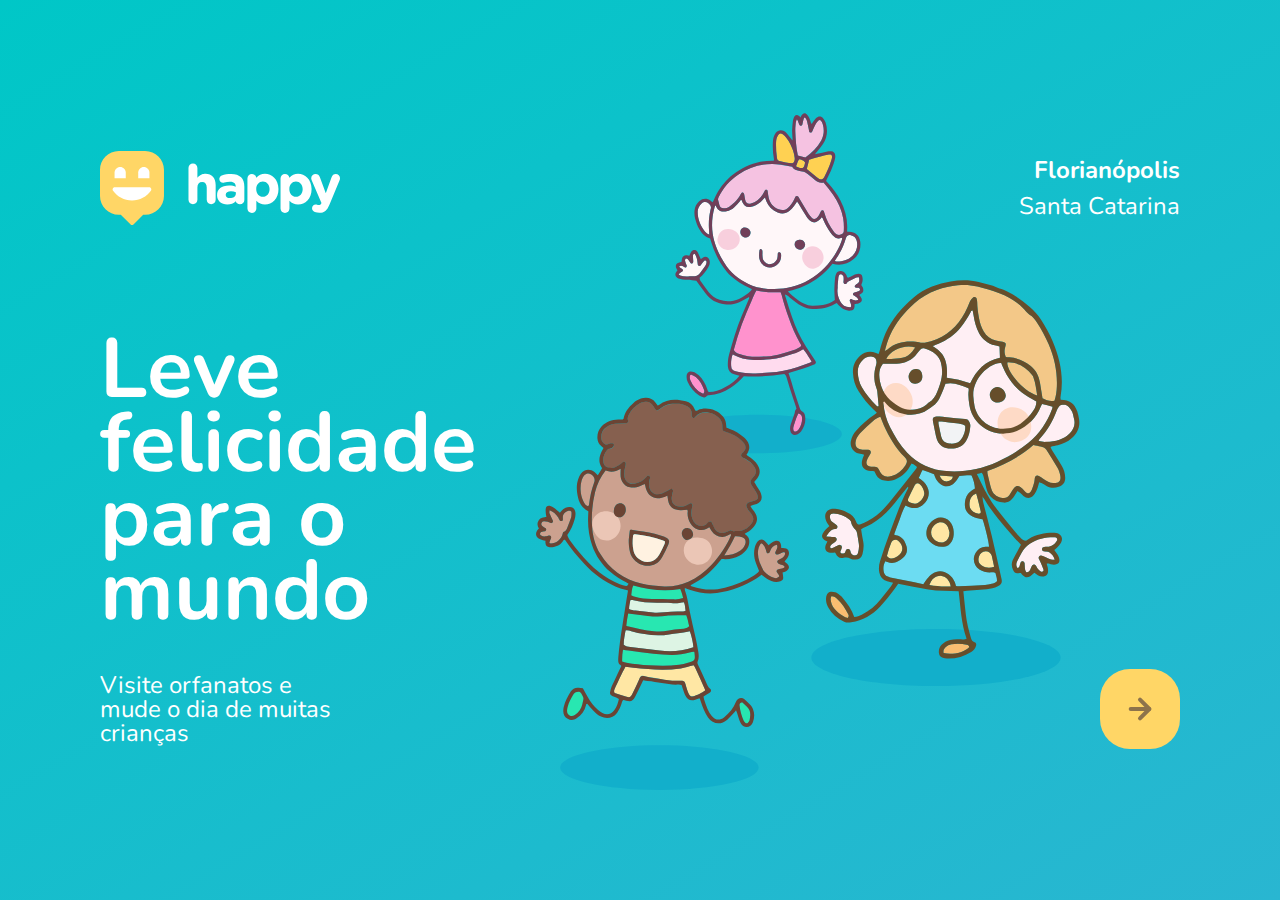
<file: index.html>
<!DOCTYPE html>
<html lang="pt-BR">
  <head>
    <meta charset="UTF-8" />
    <meta name="viewport" content="width=device-width, initial-scale=1.0" />
    <title>Happy</title>

    <link rel="icon" href="public/images/logo-icon.png" />

    <link rel="stylesheet" href="public/css/main.css" />
    <link rel="stylesheet" href="public/css/animations.css" />
    <link rel="stylesheet" href="public/css/page-landing.css" />

    <link
      href="https://fonts.googleapis.com/css2?family=Nunito:wght@400;600;800&display=swap"
      rel="stylesheet"
    />
  </head>
  <body>
    <div id="page-landing">
      <div id="container">
        <header>
          <img
            class="animation-up"
            id="logo"
            src="public/images/logo.svg"
            alt="Logomarca de Happy"
          />

          <div class="location animation-up">
            <strong>Florianópolis</strong>
            <p>Santa Catarina</p>
          </div>
        </header>
        <main>
          <h1 class="animation-up">Leve felicidade para o mundo</h1>
          <section class="visit">
            <p class="animation-up">
              Visite orfanatos e mude o dia de muitas crianças
            </p>
            <a href="orphanages.html" title="Visite orfanatos" class="animation-up">
              <img src="public/images/arrow.svg" alt="Ir para o mapa" />
            </a>
          </section>
        </main>
      </div>
    </div>
  </body>
</html>
</file>
<file: public/css/main.css>
* {
  margin: 0;
  padding: 0;
  box-sizing: border-box;
}

body {
  height: 100vh;
  color: white;
  background: #EBF2F5;
}

:root {
  font-size: 62.5%;
}
body,
input,
button,
textarea {
  /* font-size: 18px;
    line-height: 1;
    font-weight: 400;
    font-family: 'Nunito', sans-serif; */

  font: 400 1.8rem/1 "Nunito", sans-serif;
}

/* animações*/
</file>
<file: public/css/animations.css>
@keyframes up{
    from{
        opacity: 0;
        transform: translateY(16px);
    }
    to{
        opacity: 1;
        transform: translateY(0);
    }
}

@keyframes right{
    from{
        transform: translatex(-100%);
    }
    to{
        transform: translatex(0);
    }
}

@keyframes appear{
    from{
        opacity: 0;
    }
    to{
        opacity: 1;
    }
}


.animation-up{
    animation-name: up;
    animation-duration: 300ms;
    animation-fill-mode: backwards;
}
.animation-right{
    animation-name: right;
    animation-duration: 300ms;
}

.animation-appear{
    animation-name: appear;
    animation-duration: 300ms;
    animation-fill-mode: backwards;
}
</file>
<file: public/css/page-landing.css>
#page-landing {
  background: linear-gradient(329.54deg, #29b6d1 0%, #00c7c7 100%);

  text-align: center;
  min-height: 100vh;

  display: flex;
}

#container {
  margin: auto;

  width: min(90%, 112rem);
}

.location,
h1,
.visit p {
  height: 16vh;
}
#logo {
  animation-delay: 50ms;
}

.location {
  animation-delay: 100ms;
}

main h1 {
  animation-delay: 150ms;
  font-size: clamp(4rem, 8vw, 8.4rem);
}
.visit p {
  animation-delay: 200ms;
}
.visit a {
  width: 8rem;
  height: 8rem;
  background: #ffd666;

  border: none;
  border-radius: 3rem;

  display: flex;
  align-items: center;
  justify-content: center;

  margin: auto;

  transition: background 200ms;
  animation-delay: 250ms;
}

.visit a:hover {
  background: #96feff;
}

/* desktop version*/

@media (min-width: 760px) {
  #container {
    padding: 5rem 2rem;
    /*shorthand background: imagem repeat position /size */
    background: url("../images/bg.svg") no-repeat 80% /
      clamp(30rem, 54vw, 56rem);
  }

  header {
    display: flex;
    align-items: center;
    justify-content: space-between;
  }

  .location,
  h1,
  .visit p {
    height: initial;
    text-align: initial;
  }

  .location {
    text-align: right;
    font-size: 2.4rem;
    line-height: 1.5;
  }
  main h1 {
    font-weight: bold;
    line-height: 0.88;
    
    margin: clamp(10%, 9vh, 12%) 0 4rem;

    width: min(300px, 80%);
  }
  .visit {
    display: flex;
    align-items: center;
    justify-content: space-between;
  }
  .visit p {
    font-size: 2.4rem;
    width: clamp(20rem, 20vw, 30rem);
  }
  .visit a {
    margin: initial;
  }
}
</file>
